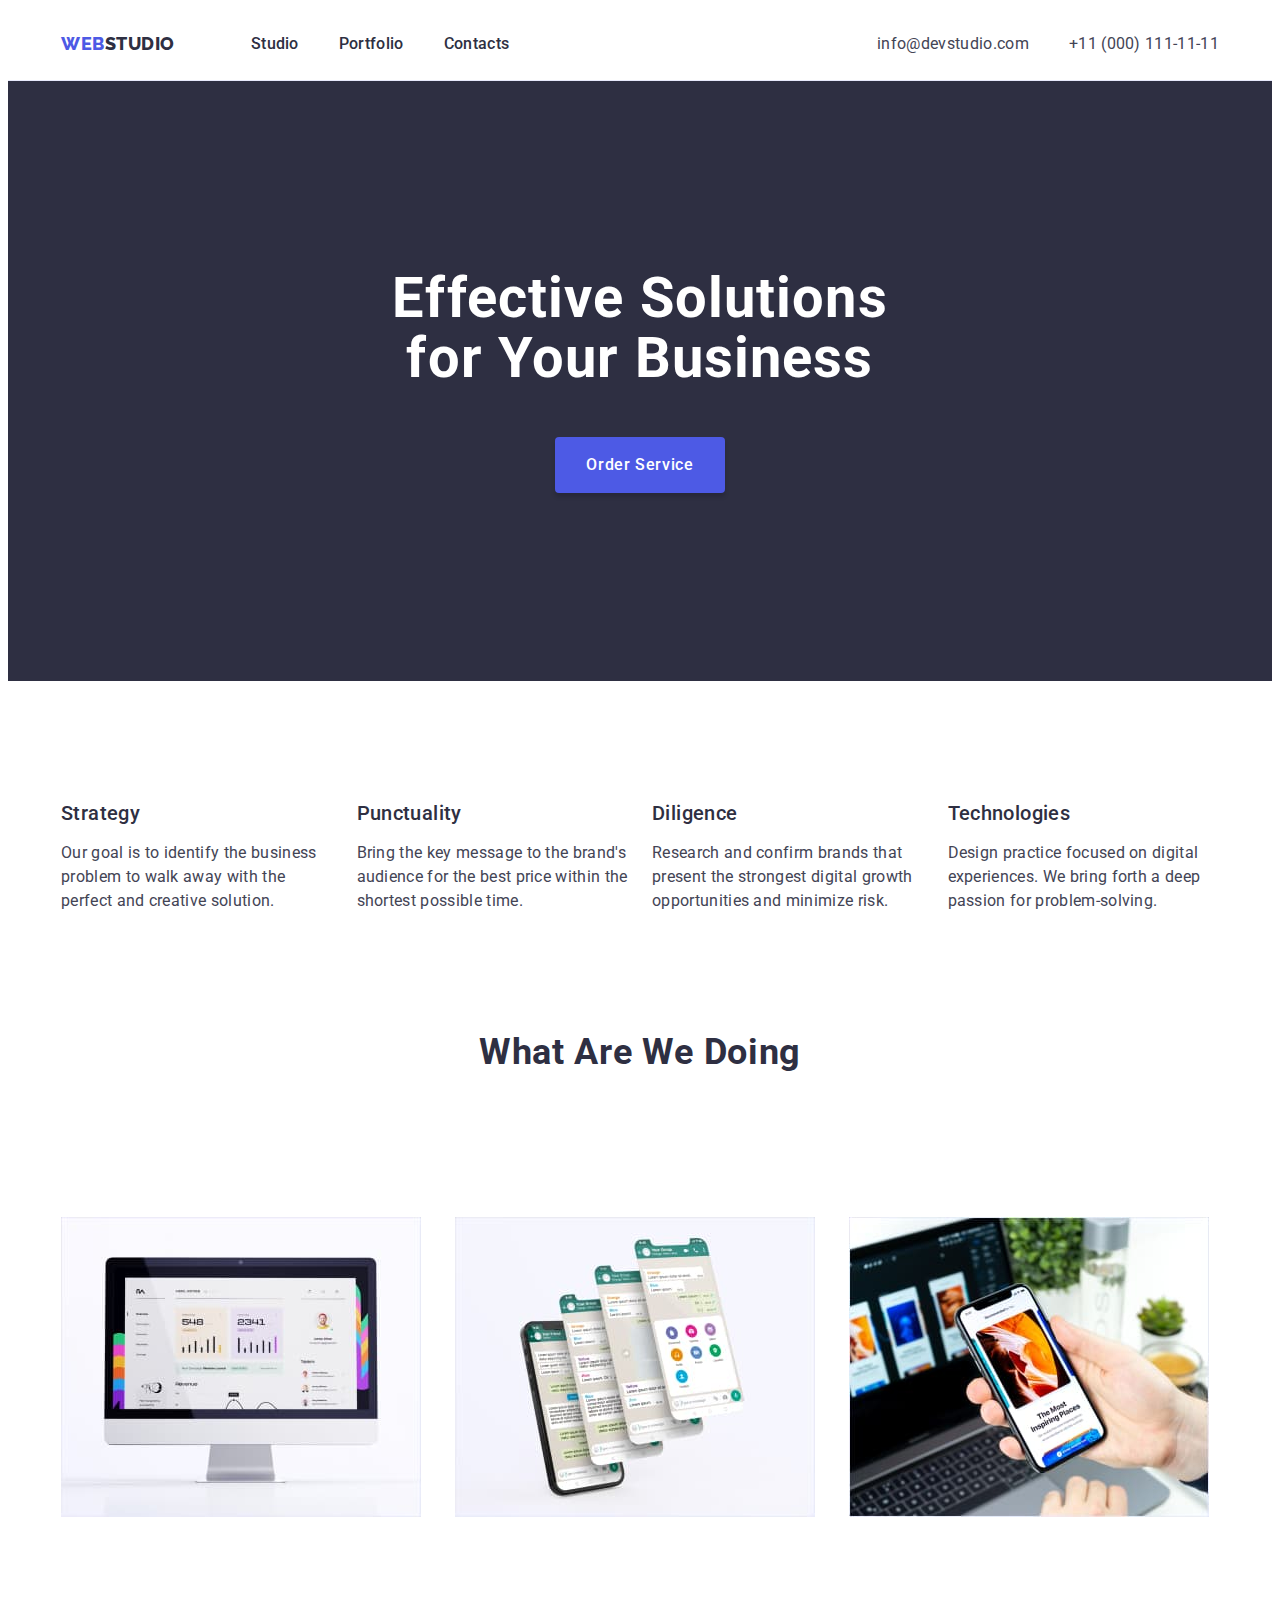
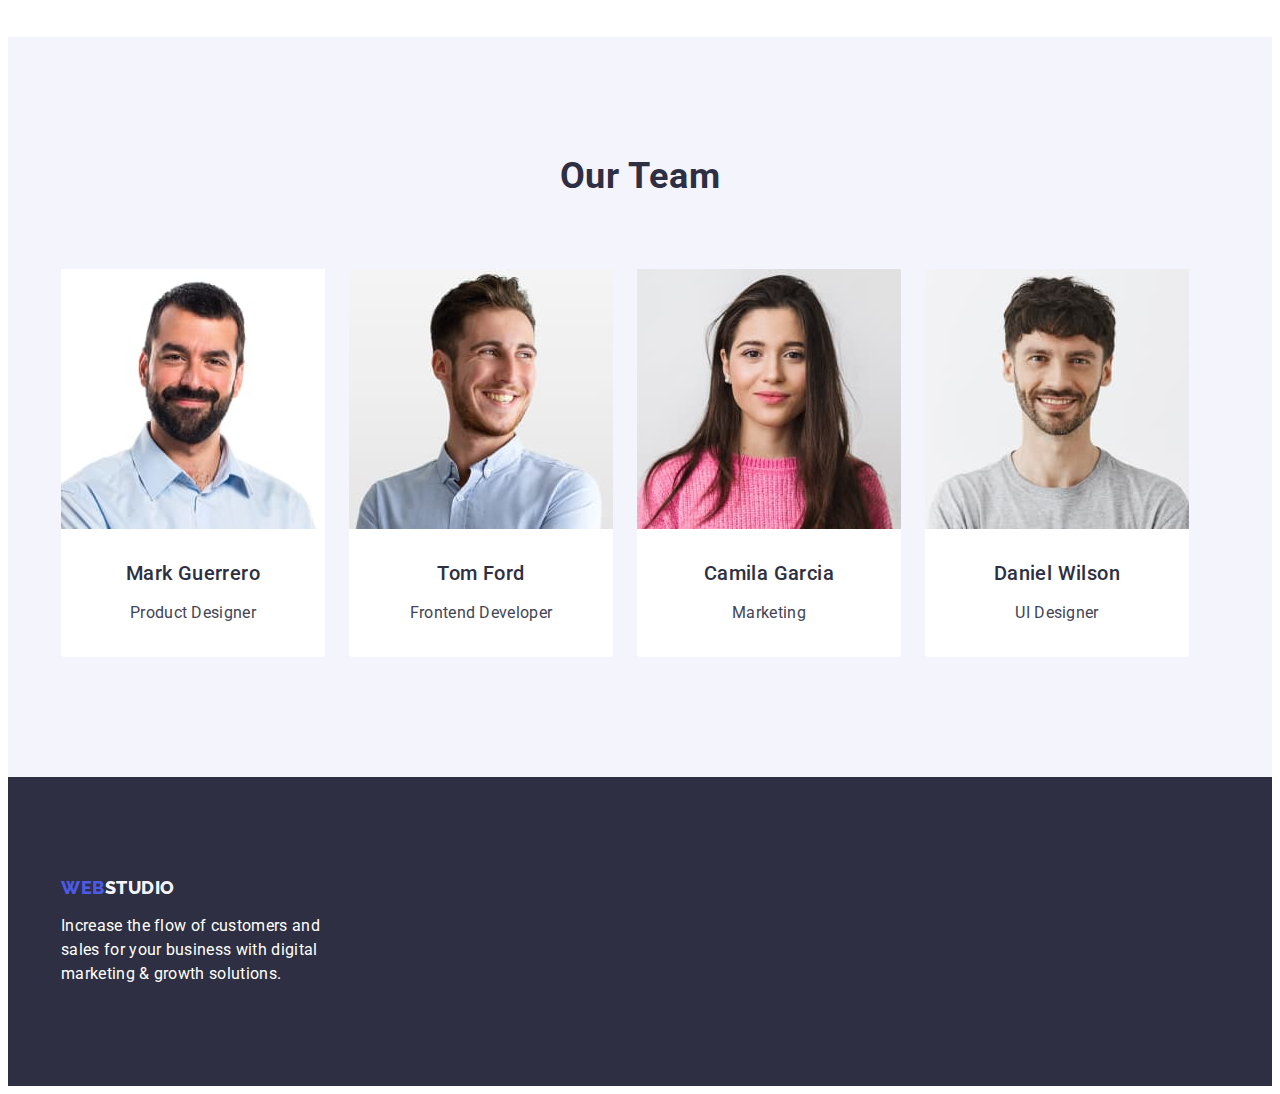
<file: index.html>
<!DOCTYPE html>
<html lang="en">
  <head>
    <meta charset="UTF-8" />
    <meta http-equiv="X-UA-Compatible" content="IE=edge" />
    <meta name="viewport" content="width=device-width, initial-scale=1.0" />
    <title>Studio</title>
    <link rel="preconnect" href="https://fonts.googleapis.com" />
    <link rel="preconnect" href="https://fonts.gstatic.com" crossorigin />
    <link
      href="https://fonts.googleapis.com/css2?family=Raleway:wght@800&family=Roboto:wght@400;500;700;900&display=swap"
      rel="stylesheet"
    />
    <link
      rel="stylesheet"
      href="https://cdnjs.cloudflare.com/ajax/libs/modern-normalize/1.1.0/modern-normalize.min.css"
      integrity="sha512-wpPYUAdjBVSE4KJnH1VR1HeZfpl1ub8YT/NKx4PuQ5NmX2tKuGu6U/JRp5y+Y8XG2tV+wKQpNHVUX03MfMFn9Q=="
      crossorigin="anonymous"
      referrerpolicy="no-referrer"
    />
    <link rel="stylesheet" href="./css/styles.css" />
    <!-- top-line -->
  </head>
  <body>
    <!-- web-studiio -->
    <header class="head">
      <div class="header-container container">
        <nav class="nav-position">
          <a href="./index.html" class="logo link">Web<span class="link-name">Studio</span></a>
          <ul class="header-nav-list list">
            <li><a href="./index.html" class="link links">Studio</a></li>
            <li><a href="./portfolio.html" class="link links">Portfolio</a></li>
            <li><a href="" class="link links">Contacts</a></li>
          </ul>
        </nav>
        <address class="tel-mail">
          <ul class="header-nav-list list">
            <!-- mail -->
            <li>
              <a href="mailto:info@devstudio.com" class="header-link link">info@devstudio.com </a>
            </li>
            <!-- tel -->
            <li>
              <a href="tel:+110001111111" class="header-link link">+11 (000) 111-11-11</a>
            </li>
          </ul>
        </address>
      </div>
    </header>
    <!-- main -->
    <main>
      <!-- hero -->
      <section class="hero">
        <div class="container">
          <h1 class="main-title">Effective Solutions for Your Business</h1>
          <button class="oder-button" type="button">Order Service</button>
        </div>
      </section>
      <!-- feature -->
      <section class="specifics">
        <div class="container">
          <h2 hidden class="visually-hidden">hello</h2>
          <ul class="future-list list">
            <li class="specifics-strategy">
              <h3 class="text-style-header-a">Strategy</h3>
              <p class="text-style-body-medium">
                Our goal is to identify the business problem to walk away with the perfect and
                creative solution.
              </p>
            </li>
            <li class="specifics-strategy">
              <h3 class="text-style-header-a">Punctuality</h3>
              <p class="text-style-body-medium">
                Bring the key message to the brand's audience for the best price within the shortest
                possible time.
              </p>
            </li>
            <li class="specifics-strategy">
              <h3 class="text-style-header-a">Diligence</h3>
              <p class="text-style-body-medium">
                Research and confirm brands that present the strongest digital growth opportunities
                and minimize risk.
              </p>
            </li>
            <li class="specifics-strategy">
              <h3 class="text-style-header-a">Technologies</h3>
              <p class="text-style-body-medium">
                Design practice focused on digital experiences. We bring forth a deep passion for
                problem-solving.
              </p>
            </li>
          </ul>
        </div>
      </section>
      <!-- what-we-are-doing -->
      <section class="occupation">
        <div class="container">
          <h2 class="text-style-header-b">What are we doing</h2>
          <ul class="doing-container list">
            <li class="occupation-list">
              <img
                src="./images/what-we-are-doin/img1.jpg"
                alt="work on the computer"
                width="360"
              />
            </li>
            <li class="occupation-list">
              <img src="./images/what-we-are-doin/img2.jpg" alt="search the internet" width="360" />
            </li>
            <li class="occupation-list">
              <img
                src="./images/what-we-are-doin/img3.jpg"
                alt="to be engaged in design"
                width="360"
              />
            </li>
          </ul>
        </div>
      </section>
      <!-- team -->

      <section class="team-style">
        <div class="container container-team">
          <h2 class="text-style-header-b title-our-team">Our Team</h2>
          <ul class="list team-list">
            <li class="team-card">
              <!-- team-card-1 -->
              <img src="./images/team-card/teamcard1.jpg" alt="Mark Guerrero" width="264" />
              <div class="team-card-title-p">
                <h3 class="text-style-header-a team-card-title">Mark Guerrero</h3>
                <p class="text-style-body-medium text-card-p">Product Designer</p>
              </div>
            </li>
            <li class="team-card">
              <!-- team_card-2 -->
              <img src="./images/team-card/teamcard2.jpg" alt="Tom Ford" width="264" />
              <div class="team-card-title-p">
                <h3 class="text-style-header-a team-card-title">Tom Ford</h3>
                <p class="text-style-body-medium text-card-p">Frontend Developer</p>
              </div>
            </li>
            <li class="team-card">
              <!-- team-card-3 -->
              <img src="./images/team-card/teamcard3.jpg" alt="Camila Garcia" width="264" />
              <div class="team-card-title-p">
                <h3 class="text-style-header-a team-card-title">Camila Garcia</h3>
                <p class="text-style-body-medium text-card-p">Marketing</p>
              </div>
            </li>
            <li class="team-card">
              <!-- team-card-4 -->
              <img src="./images/team-card/teamcard4.jpg" alt="Daniel Wilson" width="264" />
              <div class="team-card-title-p">
                <h3 class="text-style-header-a team-card-title">Daniel Wilson</h3>
                <p class="text-style-body-medium text-card-p">UI Designer</p>
              </div>
            </li>
          </ul>
        </div>
      </section>
    </main>

    <footer class="footer-style">
      <div class="container">
        <a href="./index.html" class="logo link logo-footer"
          >Web<span class="link-name-footer">Studio</span></a
        >
        <p class="text-style-body-medium footer-p">
          <span class="footer-text">
            Increase the flow of customers and sales for your business with digital marketing &
            growth solutions.</span
          >
        </p>
      </div>
    </footer>
  </body>
</html>
</file>
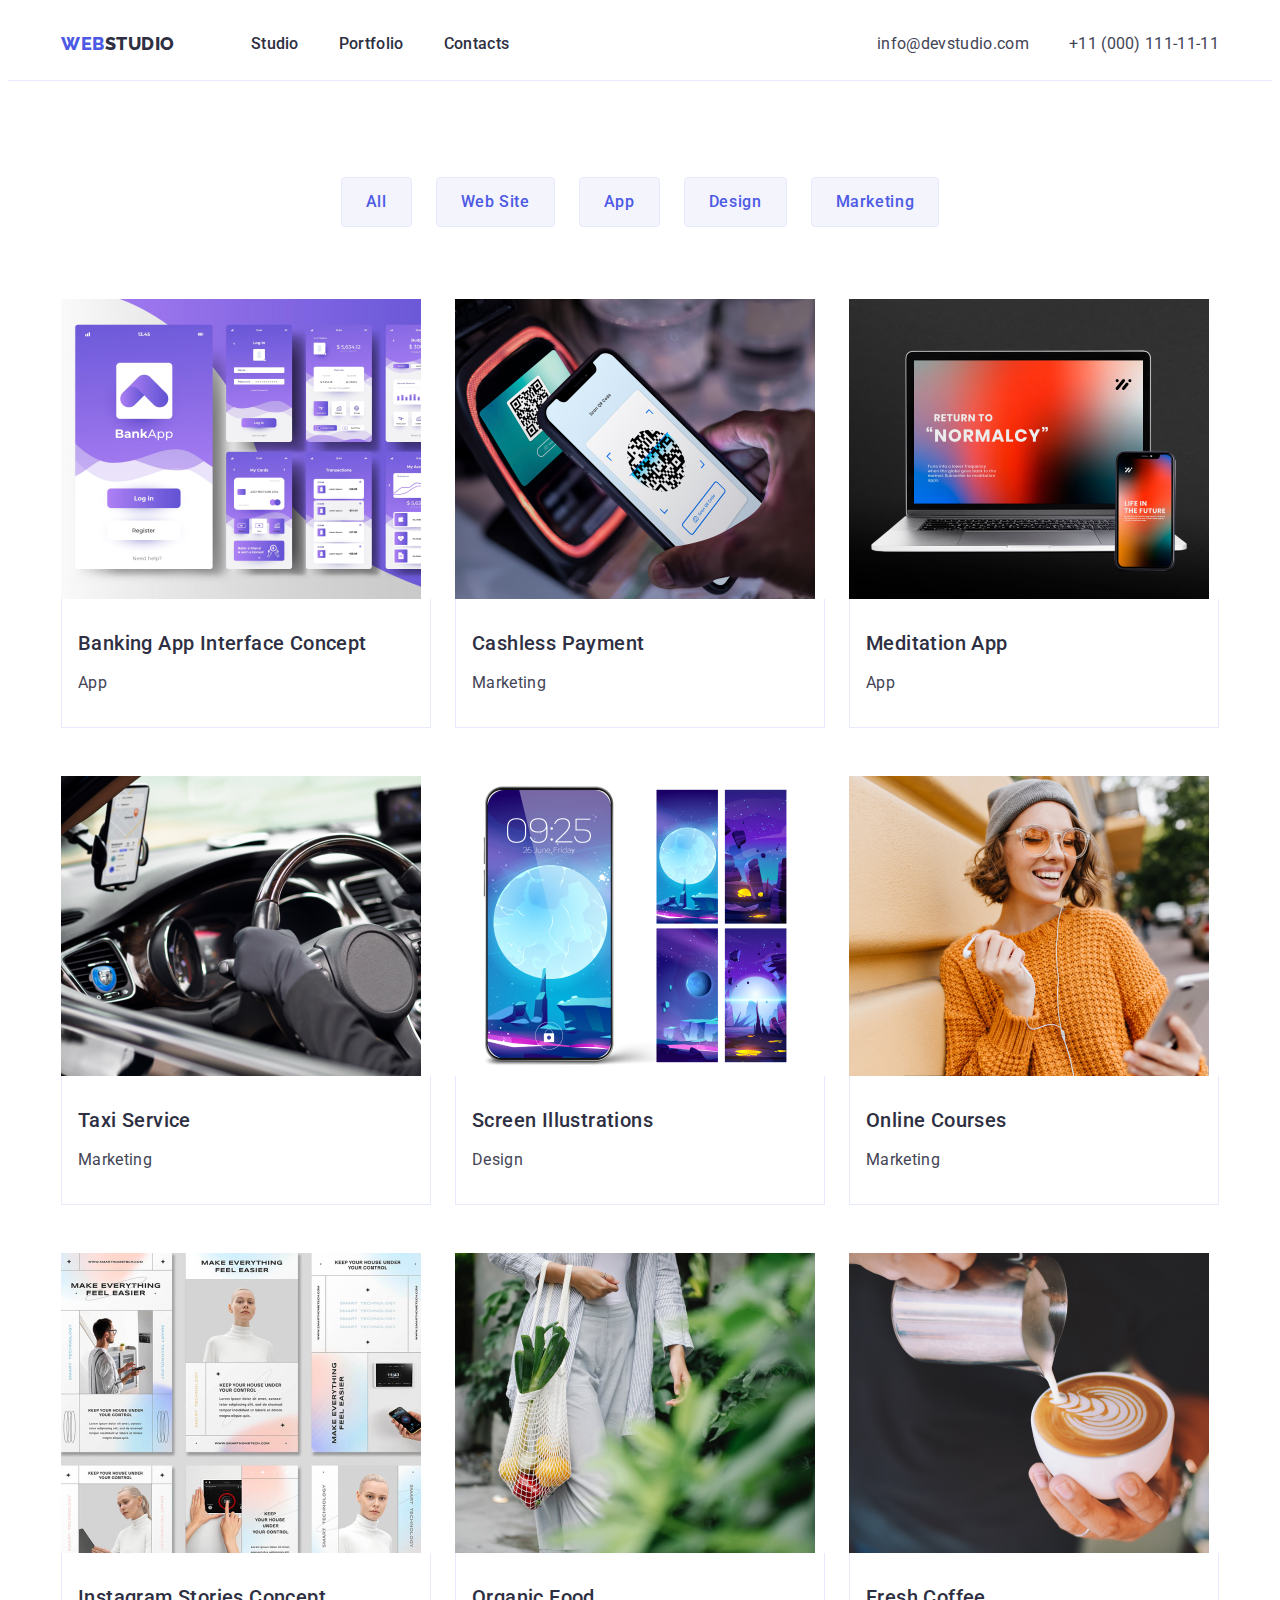
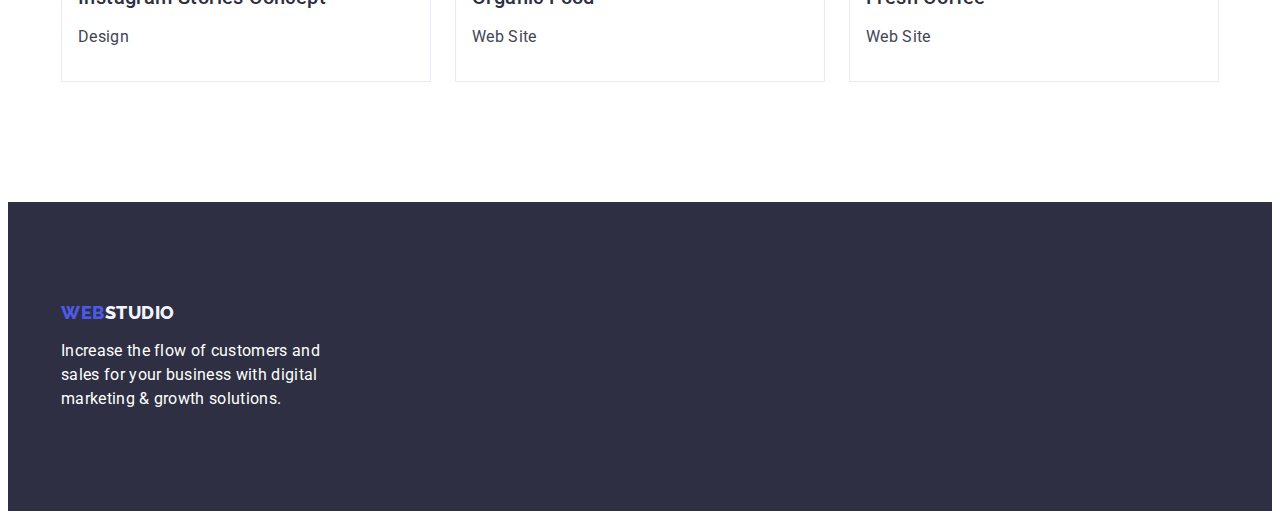
<file: portfolio.html>
<!DOCTYPE html>
<html lang="en">
  <head>
    <meta charset="UTF-8" />
    <meta http-equiv="X-UA-Compatible" content="IE=edge" />
    <meta name="viewport" content="width=device-width, initial-scale=1.0" />
    <title>Portfolio</title>
    <link rel="preconnect" href="https://fonts.googleapis.com" />
    <link rel="preconnect" href="https://fonts.gstatic.com" crossorigin />
    <link
      href="https://fonts.googleapis.com/css2?family=Raleway:wght@800&family=Roboto:wght@400;500;700;900&display=swap"
      rel="stylesheet"
    />
    <link
      rel="stylesheet"
      href="https://cdnjs.cloudflare.com/ajax/libs/modern-normalize/1.1.0/modern-normalize.min.css"
      integrity="sha512-wpPYUAdjBVSE4KJnH1VR1HeZfpl1ub8YT/NKx4PuQ5NmX2tKuGu6U/JRp5y+Y8XG2tV+wKQpNHVUX03MfMFn9Q=="
      crossorigin="anonymous"
      referrerpolicy="no-referrer"
    />
    <link rel="stylesheet" href="./css/styles.css" />
  </head>
  <body>
    <!-- web-studiio -->
    <header class="head">
      <div class="header-container container">
        <nav class="nav-position">
          <a href="./index.html" class="logo link">Web<span class="link-name">Studio</span></a>
          <ul class="header-nav-list list">
            <li><a href="./index.html" class="link links">Studio</a></li>
            <li><a href="./portfolio.html" class="link links">Portfolio</a></li>
            <li><a href="" class="link links">Contacts</a></li>
          </ul>
        </nav>
        <address class="tel-mail">
          <ul class="header-nav-list list">
            <!-- mail -->
            <li>
              <a href="mailto:info@devstudio.com" class="header-link link">info@devstudio.com </a>
            </li>
            <!-- tel -->
            <li>
              <a href="tel:+110001111111" class="header-link link">+11 (000) 111-11-11</a>
            </li>
          </ul>
        </address>
      </div>
    </header>
    <!-- portfolio -->
    <main>
      <section class="portfolio">
        <div class="container">
          <h1 hidden class="visually-hidden">hello</h1>
          <ul class="list button-filter">
            <li><button class="filter-button" type="button">All</button></li>
            <li><button class="filter-button" type="button">Web Site</button></li>
            <li><button class="filter-button" type="button">App</button></li>
            <li><button class="filter-button" type="button">Design</button></li>
            <li><button class="filter-button" type="button">Marketing</button></li>
          </ul>
          <ul class="list gallery-list">
            <li class="gallery-foto">
              <a href="./images/portfolio/portfolio-foto-1.jpg" class="links link"
                ><img
                  src="./images/portfolio/portfolio-foto-1.jpg"
                  alt="bank app"
                  width="360"
                  height="300"
                />
                <div class="gallery-text">
                  <h2 class="text-style-header-a name-picture">Banking App Interface Concept</h2>
                  <p class="text-style-body-medium">App</p>
                </div></a
              >
            </li>
            <li class="gallery-foto">
              <a href="./images/portfolio/portfolio-foto-2.jpg" class="links link"
                ><img
                  src="./images/portfolio/portfolio-foto-2.jpg"
                  alt="Cashless Payment"
                  width="360"
                  height="300"
                />
                <div class="gallery-text">
                  <h2 class="text-style-header-a name-picture">Cashless Payment</h2>
                  <p class="text-style-body-medium">Marketing</p>
                </div></a
              >
            </li>
            <li class="gallery-foto">
              <a href="./images/portfolio/portfolio-foto-3.jpg" class="links link"
                ><img
                  src="./images/portfolio/portfolio-foto-3.jpg"
                  alt="Meditation App"
                  width="360"
                  height="300"
                />
                <div class="gallery-text">
                  <h2 class="text-style-header-a name-picture">Meditation App</h2>
                  <p class="text-style-body-medium">App</p>
                </div></a
              >
            </li>
            <li class="gallery-foto">
              <a href="./images/portfolio/portfolio-foto-4.jpg" class="links link"
                ><img
                  src="./images/portfolio/portfolio-foto-4.jpg"
                  alt="Taxi Service"
                  width="360"
                  height="300"
                />
                <div class="gallery-text">
                  <h2 class="text-style-header-a name-picture">Taxi Service</h2>
                  <p class="text-style-body-medium">Marketing</p>
                </div></a
              >
            </li>
            <li class="gallery-foto">
              <a href="./images/portfolio/portfolio-foto-5.jpg" class="links link"
                ><img
                  src="./images/portfolio/portfolio-foto-5.jpg"
                  alt="Screen Illustrations"
                  width="360"
                  height="300"
                />
                <div class="gallery-text">
                  <h2 class="text-style-header-a name-picture">Screen Illustrations</h2>
                  <p class="text-style-body-medium">Design</p>
                </div></a
              >
            </li>
            <li class="gallery-foto">
              <a href="./images/portfolio/portfolio-foto-6.jpg" class="links link"
                ><img
                  src="./images/portfolio/portfolio-foto-6.jpg"
                  alt="Online Courses"
                  width="360"
                  height="300"
                />
                <div class="gallery-text">
                  <h2 class="text-style-header-a name-picture">Online Courses</h2>
                  <p class="text-style-body-medium">Marketing</p>
                </div></a
              >
            </li>
            <li class="gallery-foto">
              <a href="./images/portfolio/portfolio-foto-7.jpg" class="links link"
                ><img
                  src="./images/portfolio/portfolio-foto-7.jpg"
                  alt="Instagram Stories Concept"
                  width="360"
                  height="300"
                />
                <div class="gallery-text">
                  <h2 class="text-style-header-a name-picture">Instagram Stories Concept</h2>
                  <p class="text-style-body-medium">Design</p>
                </div></a
              >
            </li>
            <li class="gallery-foto">
              <a href="./images/portfolio/portfolio-foto-8.jpg" class="links link">
                <img
                  src="./images/portfolio/portfolio-foto-8.jpg"
                  alt="Organic Food"
                  width="360"
                  height="300"
                />
                <div class="gallery-text">
                  <h2 class="text-style-header-a name-picture">Organic Food</h2>
                  <p class="text-style-body-medium">Web Site</p>
                </div></a
              >
            </li>
            <li class="gallery-foto">
              <a href="./images/portfolio/portfolio-foto-9.jpg" class="links link"
                ><img
                  src="./images/portfolio/portfolio-foto-9.jpg"
                  alt="Fresh Coffee"
                  width="360"
                  height="300"
                />
                <div class="gallery-text">
                  <h2 class="text-style-header-a name-picture">Fresh Coffee</h2>
                  <p class="text-style-body-medium">Web Site</p>
                </div></a
              >
            </li>
          </ul>
        </div>
      </section>
    </main>
    <footer class="footer-style">
      <div class="container">
        <a href="./index.html" class="logo link logo-footer"
          >Web<span class="link-name-footer">Studio</span></a
        >
        <p class="text-style-body-medium footer-p">
          <span class="footer-text">
            Increase the flow of customers and sales for your business with digital marketing &
            growth solutions.</span
          >
        </p>
      </div>
    </footer>
  </body>
</html>
</file>
<file: css/styles.css>
:root {
  --color-iris: #4d5ae5;
  --color-ocean: #404bbf;
  --color-navy-blue: #2e2f42;
  --color-green: #31d0aa;
  --color-slate: #434455;
  --color-light-slate: #8e8f99;
  --color-cornflower: #e7e9fc;
  --color-cloud: #f4f4fd;
  --color-white: #ffffff;
  --color-dairy: #fcfcfc;
}
/* reset */
.list {
  list-style: none;
  padding: 0;
  margin: 0;
}
h1,
h2,
h3,
h4,
h5,
h6,
p {
  margin: 0;
}
img {
  display: block;
}
button {
  cursor: pointer;
}

/* >>>>>>>>>>>>>>>>>>>>>>>>>>>>>>>>>>>>>>>>>>>header>>>>>>>>>>>>>>>>>>>>>>>>>>>>>>>>>> */
/* placing */
.head {
  border-bottom: 1px solid var(--color-cornflower);
}
header {
  padding-top: 0px;
  padding-bottom: 0px;
}
.header-container {
  height: 72px;
  display: flex;
  align-items: center;
}
.logo {
  margin-right: 76px;
}

.nav-position {
  display: flex;
  align-items: center;
  margin-right: auto;
}
.header-nav-list {
  display: flex;
  align-items: center;
  gap: 40px;
}
.header-link:not :last-child {
  margin-right: 40px;
}
.links {
  padding: 24px 0;
}
.container {
  width: 1158px;
  padding: 0 15px;
  margin: 0 auto;
  outline: 2px blue;
  outline-offset: -2px;
}
/* >>>>>>>>>>>>>>>>>>>>>>>>>>>>>>>>>>>>>>>>>>>>>>>hero>>>>>>>>>>>>>>>>>>>>>>>>>>>>>>>>>>>>>>> */
.hero {
  text-align: center;
  padding: 188px 0;
}
/* >>>>>>>>>>>>>>>>>>>>>>>>>>>>>>>>>>>>>>>>>>>>future>>>>>>>>>>>>>>>>>>>>>>>>>>>>>>>>>>>>>>>>>>>>>> */
.future-list {
  display: flex;
  gap: 24px;
}
.specifics-strategy {
  flex-basis: calc((100% - 3 * 24px) / 4);
}
.specifics {
  padding: 120px 0;
}
.text-style-header-a {
  padding-bottom: 8px;
  margin-bottom: 8px;
}
.title {
  margin-top: 0px;
}
/* >>>>>>>>>>>>>>>>>>>>>>>>>>>>>>>>>>>>>>>>>>what we are doing >>>>>>>>>>>>>>>>>>> */
.doing-container {
  display: flex;
  align-items: center;
  gap: 24px;
  padding-top: 72px;
}
/* text color type */
.link {
  color: var(--color-slate);
  text-decoration: none;
}
.occupation {
  padding-bottom: 120px;
}
.occupation-list {
  width: calc((100% - 48px) / 3);
}
/* >>>>>>>>>>>>>>>>>>>>>>>>>>>>>>>>>>>>>>>>>>>>>>>team>>>>>>>>>>>>>>>>>>>>>>>>>>>>>>> */
.team-card-name {
  text-align: center;
}
.team-list {
  display: flex;
  gap: 24px;
}
.team-style {
  padding: 120px 0;
}
.text-card-p {
  text-align: center;
}
.team-card-title {
  text-align: center;
  margin-bottom: 8px;
}
.team-card-title-p {
  padding: 32px 16px;
}
.team-card {
  border-radius: 0px 0px 4px 4px;
}
/* >>>>>>>>>>>>>>>>>>>>>>>>>>>>>>>footer>>>>>>>>>>>>>>>>>>>>>> */
.footer-style {
  padding: 100px 0;
}
.footer-p {
  width: 264px;
}
.logo-footer {
  display: inline-block;
  margin-bottom: 16px;
}
/* >>>>>>>>>>>>>>>>>>>>>>>>>>>>>>portfolio buttons>>>>>>>>>>>>>>>>>>>>>>>>>>>>>>>>>>> */
.button-filter {
  display: flex;
  justify-content: center;
  align-items: center;
  gap: 24px;
  margin-bottom: 72px;
}
/* >>>>>>>>>>>>>>>>>>>>>>>>>>>>>>>gallery foto>>>>>>>>>>>>>>> */
.portfolio {
  padding: 96px 0 120px;
}
.gallery-list {
  display: flex;
  flex-wrap: wrap;
  column-gap: 24px;
  row-gap: 48px;
}
.gallery-foto {
  flex-basis: calc((100% - 48px) / 3);
}
.gallery-text {
  border: 1px solid var(--color-cornflower);
  border-top: none;
  padding: 32px 16px;
}
.name-picture {
  margin-bottom: 8px;
}
/* body */
body {
  font-family: 'Roboto', sans-serif;
  font-style: normal;
  font-weight: 400;
  font-size: 16px;
  line-height: 24px;
  letter-spacing: 0.02em;
  background-color: var(--color-white);
  color: var(--color-slate);
}
/* list ul */
.list {
  list-style: none;
}
/* logo */
.logo {
  font-family: 'Raleway', sans-serif;
  font-style: normal;
  font-weight: 800;
  font-size: 18px;
  line-height: 1.17;
  letter-spacing: 0.03em;
  text-transform: uppercase;
  color: var(--color-iris);
  text-decoration: none;
}
.link-name {
  color: var(--color-navy-blue);
}

.links:hover,
.links:focus {
  color: var(--color-ocean);
}
.link:hover,
.link:focus {
  color: var(--color-ocean);
}

/* button hover focus */
.oder-button:hover,
.oder-button:focus {
  background-color: var(--color-ocean);
}
.filter-button:hover,
.filter-button:focus {
  background-color: var(--color-ocean);
  color: var(--color-white);
  border: 1px solid transparent;
}
/* card team background */
.team-style {
  background-color: var(--color-cloud);
}
/* footer  background*/
.footer-style {
  background-color: var(--color-navy-blue);
}
/* link footer */
.link-name-footer {
  color: var(--color-cloud);
}
/* footer text  */
.footer-text {
  font-family: inherit;
  color: var(--color-white);
}
/* team card  */
.team-card {
  background-color: var(--color-white);
}
.tel-mail {
  font-style: normal;
}

/* title-h1 */
.main-title {
  margin-bottom: 48px;
  max-width: 496px;
  margin-right: auto;
  margin-left: auto;
  font-weight: 700;
  font-size: 56px;
  text-align: center;
  line-height: 1.07;
  letter-spacing: 0.02em;
  color: var(--color-white);
}
.hero {
  background-color: var(--color-navy-blue);
}
/* title-h2 */
.text-style-header-b {
  margin-bottom: 72px;
  font-weight: 700;
  font-size: 36px;
  line-height: 1.11;
  letter-spacing: 0.02em;
  text-align: center;
  text-transform: capitalize;
  color: var(--color-navy-blue);
}
/* title-h3 */
.text-style-header-a {
  font-weight: 500;
  font-size: 20px;
  letter-spacing: 0.02em;
  color: var(--color-navy-blue);
}
/* style for <P> */
.text-style-body-medium {
  font-weight: 400;
  color: var(--color-slate);
}
/* oder button style */
.oder-button {
  display: block;
  min-width: 169px;
  height: 56px;
  padding: 16px 31px;
  background: var(--color-iris);
  box-shadow: 0px 4px 4px rgba(0, 0, 0, 0.15);
  border-radius: 4px;
  border: none;
  margin: auto;

  font-style: inherit;
  font-family: inherit;
  font-weight: 500;
  font-size: inherit;
  line-height: inherit;
  letter-spacing: 0.04em;
  text-decoration: none;
  color: var(--color-white);
  background-color: var(--color-iris);
  cursor: pointer;
}
/* filter button style */
.filter-button {
  font-family: inherit;
  font-size: inherit;
  font-weight: 500;
  font-style: inherit;
  line-height: inherit;
  letter-spacing: 0.04em;
  text-decoration: none;
  color: var(--color-iris);
  background-color: var(--color-cloud);
  cursor: pointer;
  padding: 12px 24px;
  border: 1px solid #e7e9fc;
  border-radius: 4px;
}
/* link style */
.links {
  font-family: inherit;
  font-style: inherit;
  font-weight: 500;
  font-size: inherit;
  line-height: inherit;
  letter-spacing: inherit;

  color: var(--color-navy-blue);
}

.visually-hidden {
  position: absolute;
  width: 1px;
  height: 1px;
  margin: -1px;
  border: 0;
  padding: 0;
  white-space: nowrap;
  clip-path: inset 100%;
  clip: rect 0 0 0 0;
  overflow: hidden;
}
</file>
